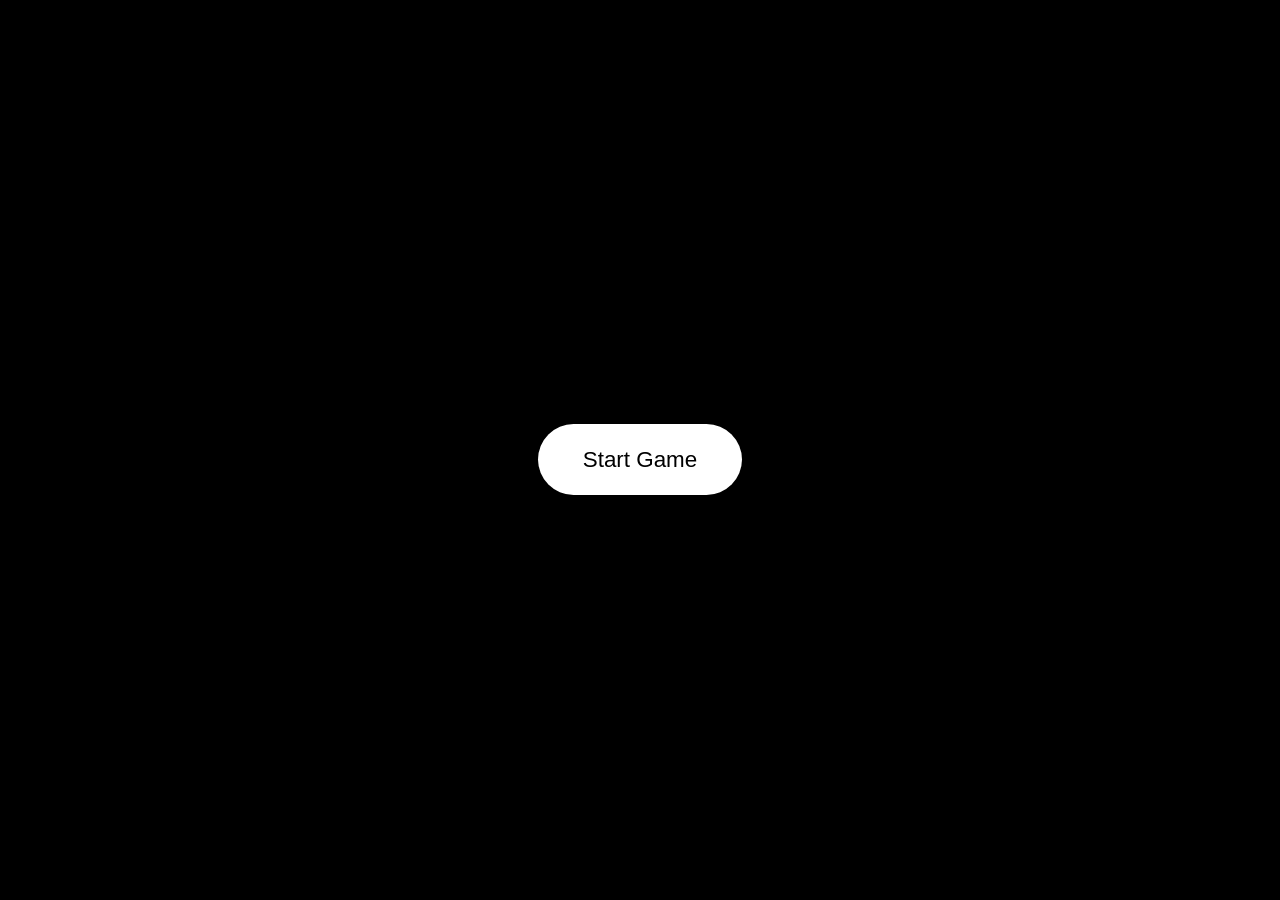
<file: Connect 4 Game/index.html>
<!DOCTYPE html>
<html lang="en">
  <head>
    <meta name="viewport" content="width=device-width, initial-scale=1.0" />
    <title>Connect 4</title>
    <!-- Google Fonts -->
    <link
      href="https://fonts.googleapis.com/css2?family=Poppins:wght@400;500&display=swap"
      rel="stylesheet"
    />
    <!-- Stylesheet -->
    <link rel="stylesheet" href="style.css" />
  </head>
  <body>
    <div class="wrapper">
      <div id="playerTurn">Demo Text</div>
      <div class="container"></div>
      <div id="information">
        <div class="player-wrappers">
          Player 1
          <div class="player1"></div>
        </div>
        <div class="player-wrappers">
          Player 2
          <div class="player2"></div>
        </div>
      </div>
    </div>
    <div class="startScreen">
      <div id="message"></div>
      <button id="start">Start Game</button>
    </div>
    <!-- Script -->
    <script src="script.js"></script>
  </body>
</html>
</file>
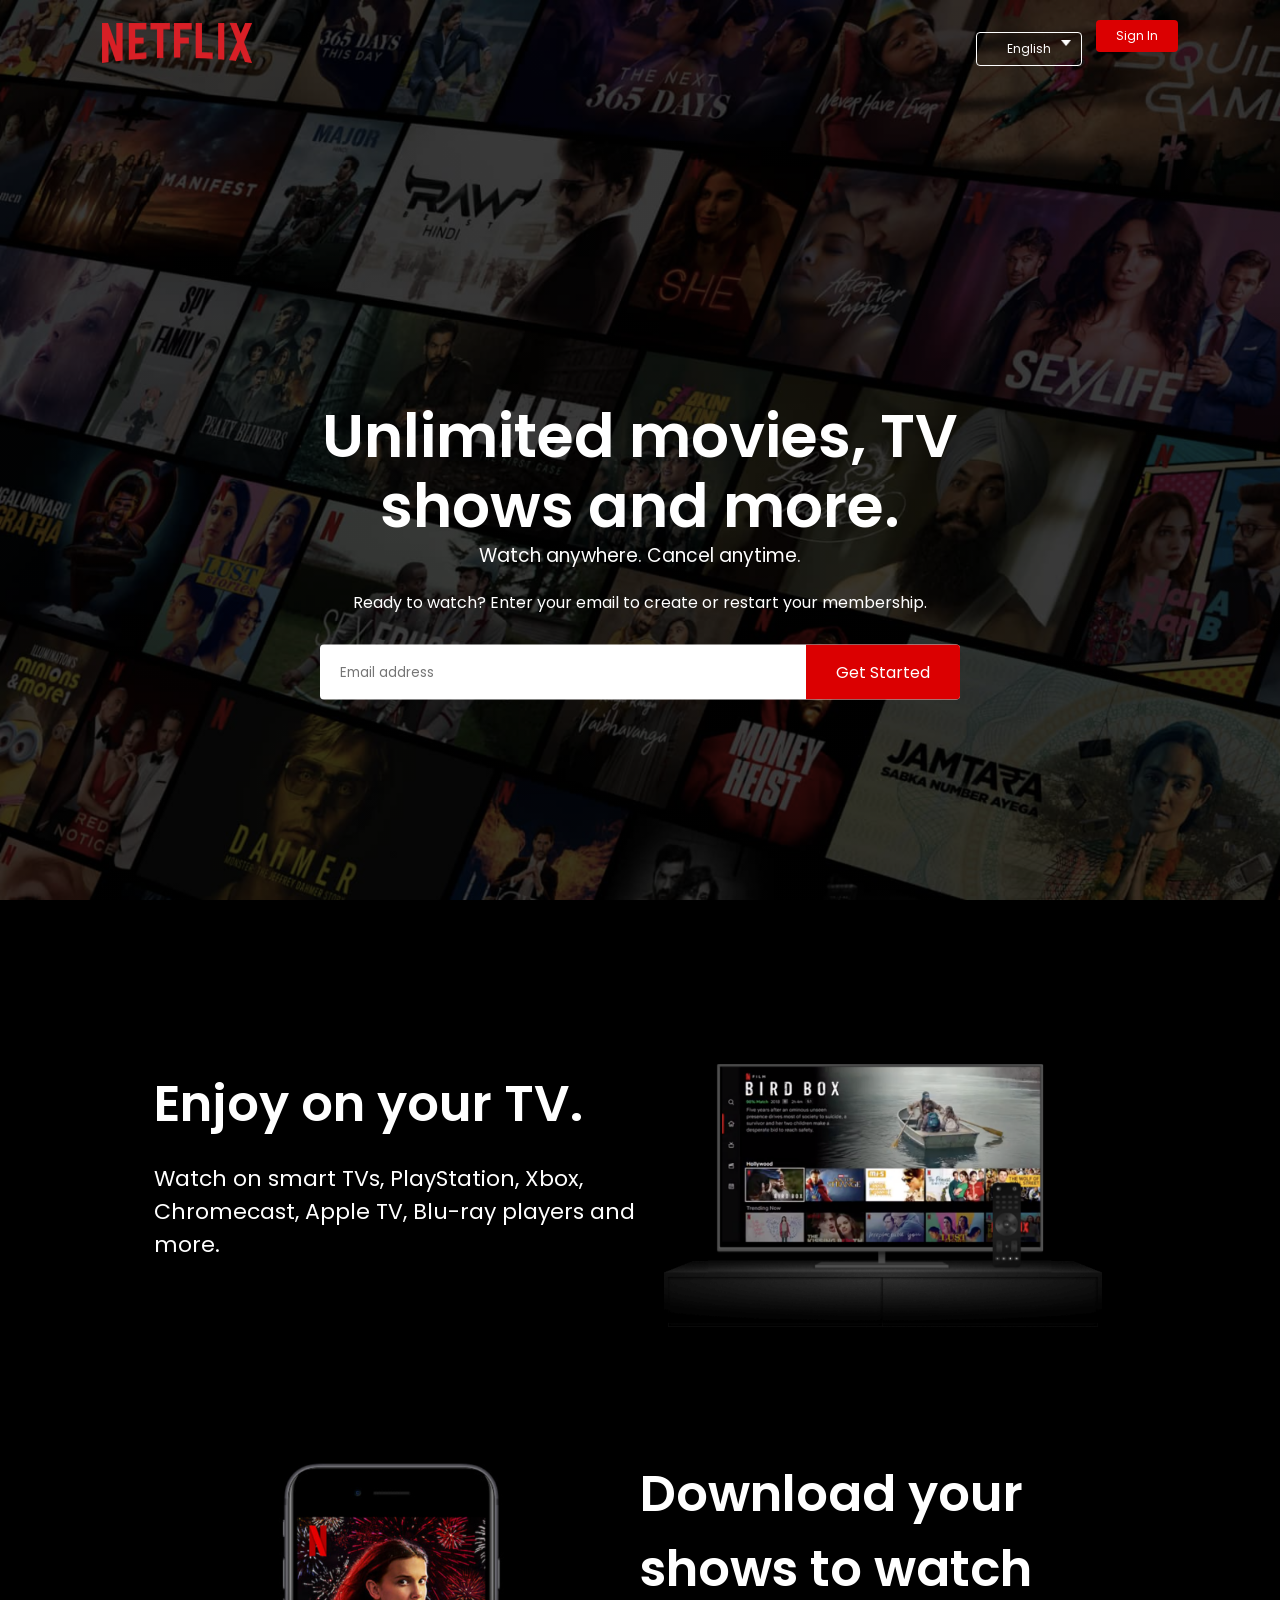
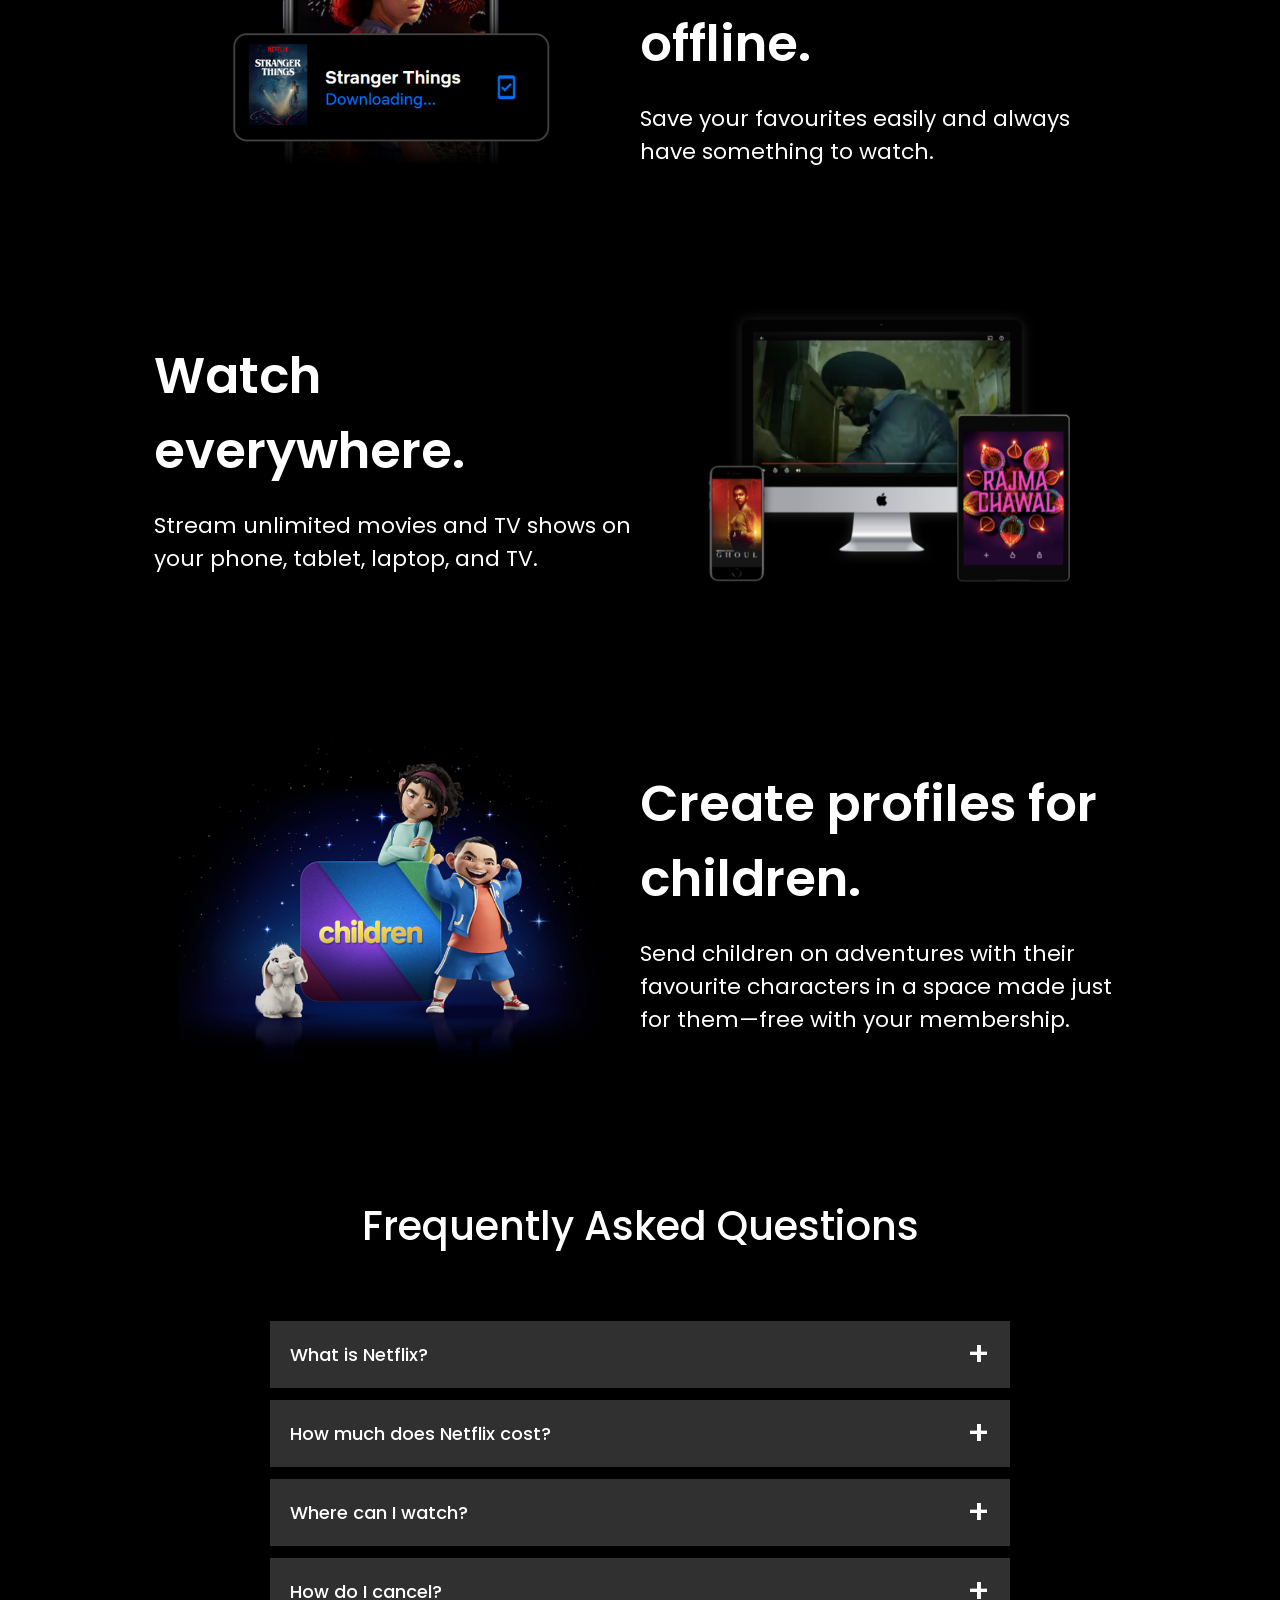
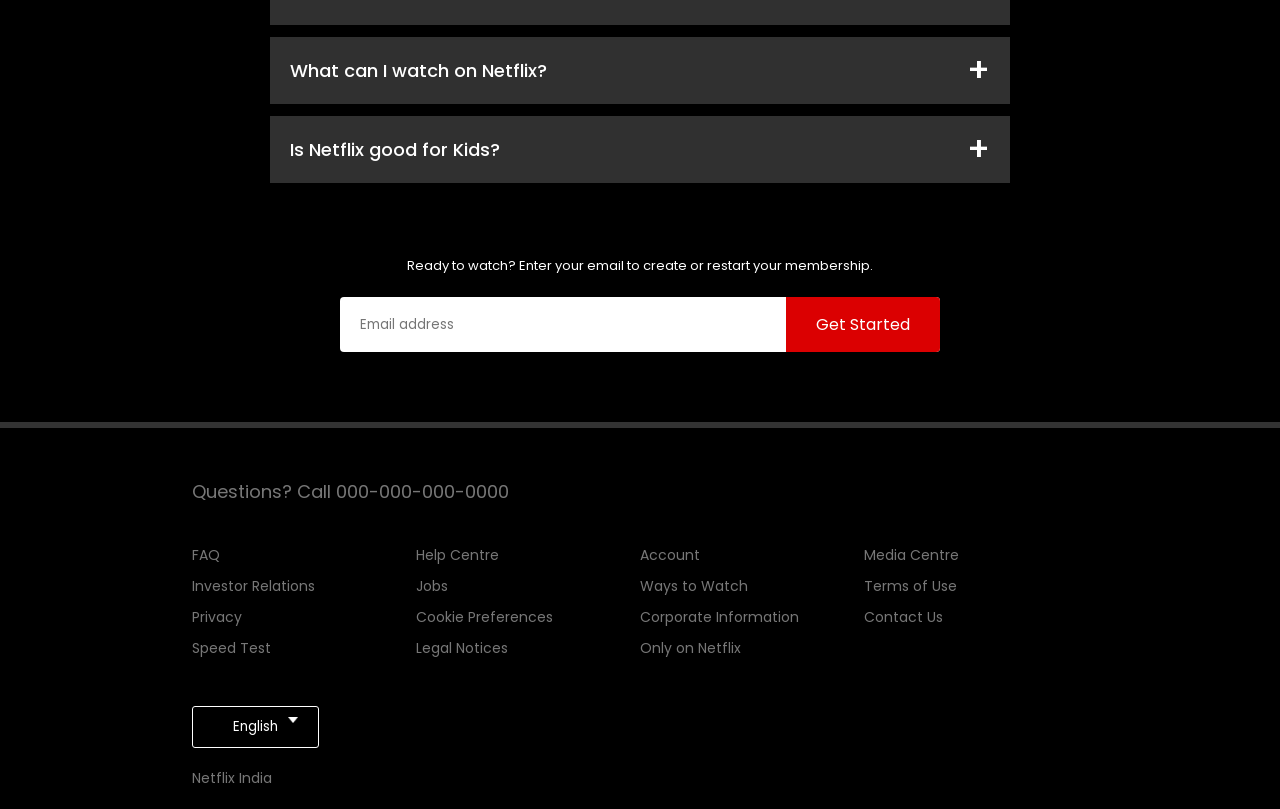
<file: Netflix Clone/index.html>
<!DOCTYPE html>
<html lang="en">
<head>
    <link rel="stylesheet" href="style.css">
    <title>Netflix India - Watch TV Shows Online, Watch Movies Online</title>
</head>
<body>
    <div class="header">
        <nav>
            <img class="logo" src="./Assets/logo.png" alt="logo">
            <div>
                <button class="lang-btn"><i class="fa-solid fa-globe"></i> English <img src="./Assets/down-icon.png"></button>
                <button>Sign In</button>
            </div>
        </nav>

        <div class="header-content">
            <h1>Unlimited movies, TV shows and more.</h1>
            <h3>Watch anywhere. Cancel anytime.</h3>
            <p>Ready to watch? Enter your email to create or restart your membership.</p>
            <form action="#" class="email-signup">
                <input type="email" placeholder="Email address" required>
                <button type="submit">Get Started</button>
            </form>
        </div>
    </div>

    <div class="features">
        <div class="row">
            <div class="text-col">
                <h2>Enjoy on your TV.</h2>
                <p>Watch on smart TVs, PlayStation, Xbox, Chromecast, Apple TV, Blu-ray players and more.</p>
            </div>
            <div class="img-col">
                <img src="./Assets/feature-1.png" alt="feature-1">
            </div>
        </div>
        <div class="row">
            <div class="img-col">
                <img src="./Assets/feature-2.png" alt="feature-2">
            </div>
            <div class="text-col">
                <h2>Download your shows to watch offline.</h2>
                <p>Save your favourites easily and always have something to watch.</p>
            </div>
        </div>
        <div class="row">
            <div class="text-col">
                <h2>Watch everywhere.</h2>
                <p>Stream unlimited movies and TV shows on your phone, tablet, laptop, and TV.</p>
            </div>
            <div class="img-col">
                <img src="./Assets/feature-3.png" alt="feature-3">
            </div>
        </div>
        <div class="row">
            <div class="img-col">
                <img src="./Assets/feature-4.png" alt="feature-4">
            </div>
            <div class="text-col">
                <h2>Create profiles for children.</h2>
                <p>Send children on adventures with their favourite characters in a space made just for them—free with your membership.</p>
            </div>
        </div>
    </div>


  
    <div class="faq">
        <h2>Frequently Asked Questions</h2>

        <ul class="accordion">
            <li>
                <input type="radio" name="accordion" id="first">
                <label for="first">What is Netflix?</label>
                <div class="content">
                    <p>Netflix is a streaming service that offers a wide variety of award-winning TV shows, movies, anime, documentaries and more – on thousands of internet-connected devices.<br><br>
                    You can watch as much as you want, whenever you want, without a single ad – all for one low monthly price. There's always something new to discover, and new TV shows and movies are added every week!</p>
                </div>
            </li>
            <li>
                <input type="radio" name="accordion" id="second">
                <label for="second">How much does Netflix cost?</label>
                <div class="content">
                    <p>Watch Netflix on your smartphone, tablet, Smart TV, laptop, or streaming device, all for one fixed monthly fee. Plans range from ₹ 149 to ₹ 649 a month. No extra costs, no contracts.</p>
                </div>
            </li>
            <li>
                <input type="radio" name="accordion" id="third">
                <label for="third">Where can I watch?</label>
                <div class="content">
                    <p>Watch anywhere, anytime. Sign in with your Netflix account to watch instantly on the web at netflix.com from your personal computer or on any internet-connected device that offers the Netflix app, including smart TVs, smartphones, tablets, streaming media players and game consoles.<br><br>
                    You can also download your favourite shows with the iOS, Android, or Windows 10 app. Use downloads to watch while you're on the go and without an internet connection. Take Netflix with you anywhere.</p>
                </div>
            </li>
            <li>
                <input type="radio" name="accordion" id="fourth">
                <label for="fourth">How do I cancel?</label>
                <div class="content">
                    <p>Netflix is flexible. There are no annoying contracts and no commitments. You can easily cancel your account online in two clicks. There are no cancellation fees – start or stop your account anytime.</p>
                </div>
            </li>
            <li>
                <input type="radio" name="accordion" id="fifth">
                <label for="fifth">What can I watch on Netflix?</label>
                <div class="content">
                    <p>Netflix has an extensive library of feature films, documentaries, TV shows, anime, award-winning Netflix originals, and more. Watch as much as you want, anytime you want.</p>
                </div>
            </li>
            <li>
                <input type="radio" name="accordion" id="sixth">
                <label for="sixth">Is Netflix good for Kids?</label>
                <div class="content">
                    <p>The Netflix Kids experience is included in your membership to give parents control while kids enjoy family-friendly TV shows and films in their own space.<br><br>
                    Kids profiles come with PIN-protected parental controls that let you restrict the maturity rating of content kids can watch and block specific titles you don’t want kids to see.</p>
                </div>
            </li>
        </ul>
        
        <small>Ready to watch? Enter your email to create or restart your membership.
        </small>
        
        <form action="#" class="email-signup">
            <input type="email" placeholder="Email address" required>
            <button type="submit">Get Started</button>
        </form>  
    </div>

    <div class="footer">
        <h2>Questions? Call 000-000-000-0000</h2>

        <div class="row">
            <div class="col">
                <a href="#">FAQ</a>
                <a href="#">Investor Relations</a>
                <a href="#">Privacy</a>
                <a href="#">Speed Test</a>
            </div>
            <div class="col">
                <a href="#">Help Centre</a>
                <a href="#">Jobs</a>
                <a href="#">Cookie Preferences</a>
                <a href="#">Legal Notices</a>
            </div>
            <div class="col">
                <a href="#">Account</a>
                <a href="#">Ways to Watch</a>
                <a href="#">Corporate Information</a>
                <a href="#">Only on Netflix</a>
            </div>
            <div class="col">
                <a href="#">Media Centre</a>
                <a href="#">Terms of Use</a>
                <a href="#">Contact Us</a>
            </div>
        </div>

        <button class="lang-btn"><i class="fa-solid fa-globe"></i> English <img src="./Assets/down-icon.png"></button>

        <p class="copyright-text">Netflix India</p>
    </div>

</body>
</html>
</file>
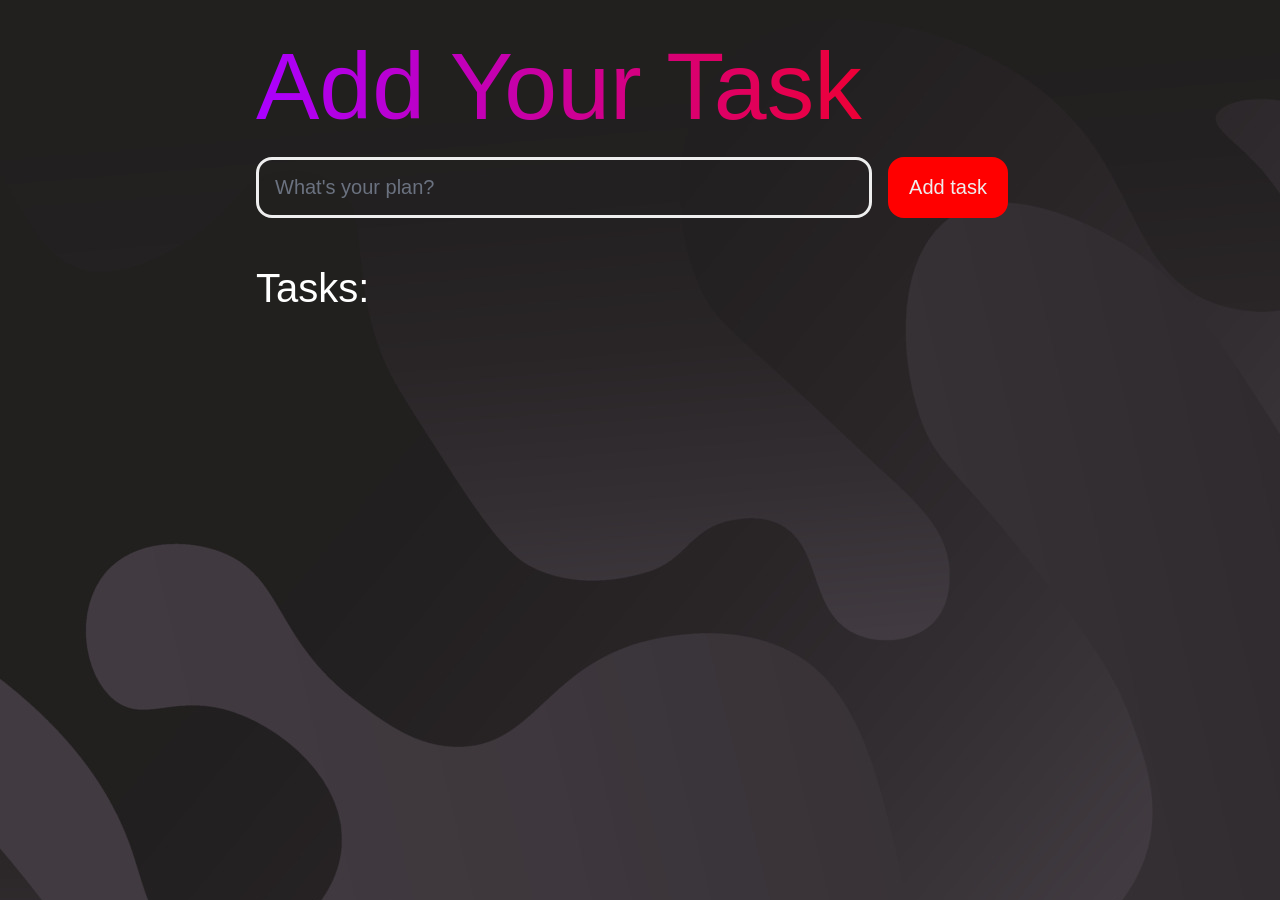
<file: To-do List App/index.html>
<!DOCTYPE html>
<html lang="en">
<head>
	<meta charset="UTF-8">
	<meta http-equiv="X-UA-Compatible" content="IE=edge">
	<meta name="viewport" content="width=device-width, initial-scale=1.0">
	<title>Task List 2021</title>

	<link rel="stylesheet" href="main.css" />
</head>
<body background="bg.jpg">
	
	<header>
		<h1>Add Your Task</h1>
		<form id="new-task-form">
			<input 
				type="text" 
				name="new-task-input" 
				id="new-task-input" 
				placeholder="What's your plan?" />
			<input 
				type="submit"
				id="new-task-submit" 
				value="Add task" />
		</form>
	</header>
	<main>
		<section class="task-list">
			<h2>Tasks:</h2>

			<div id="tasks">

				<!-- <div class="task">
					<div class="content">
						<input 
							type="text" 
							class="text" 
							value="A new task"
							readonly>
					</div>
					<div class="actions">
						<button class="edit">Edit</button>
						<button class="delete">Delete</button>
					</div>
				</div> -->

			</div>
		</section>
	</main>

	<script src="main.js"></script>
</body>
</html>
</file>
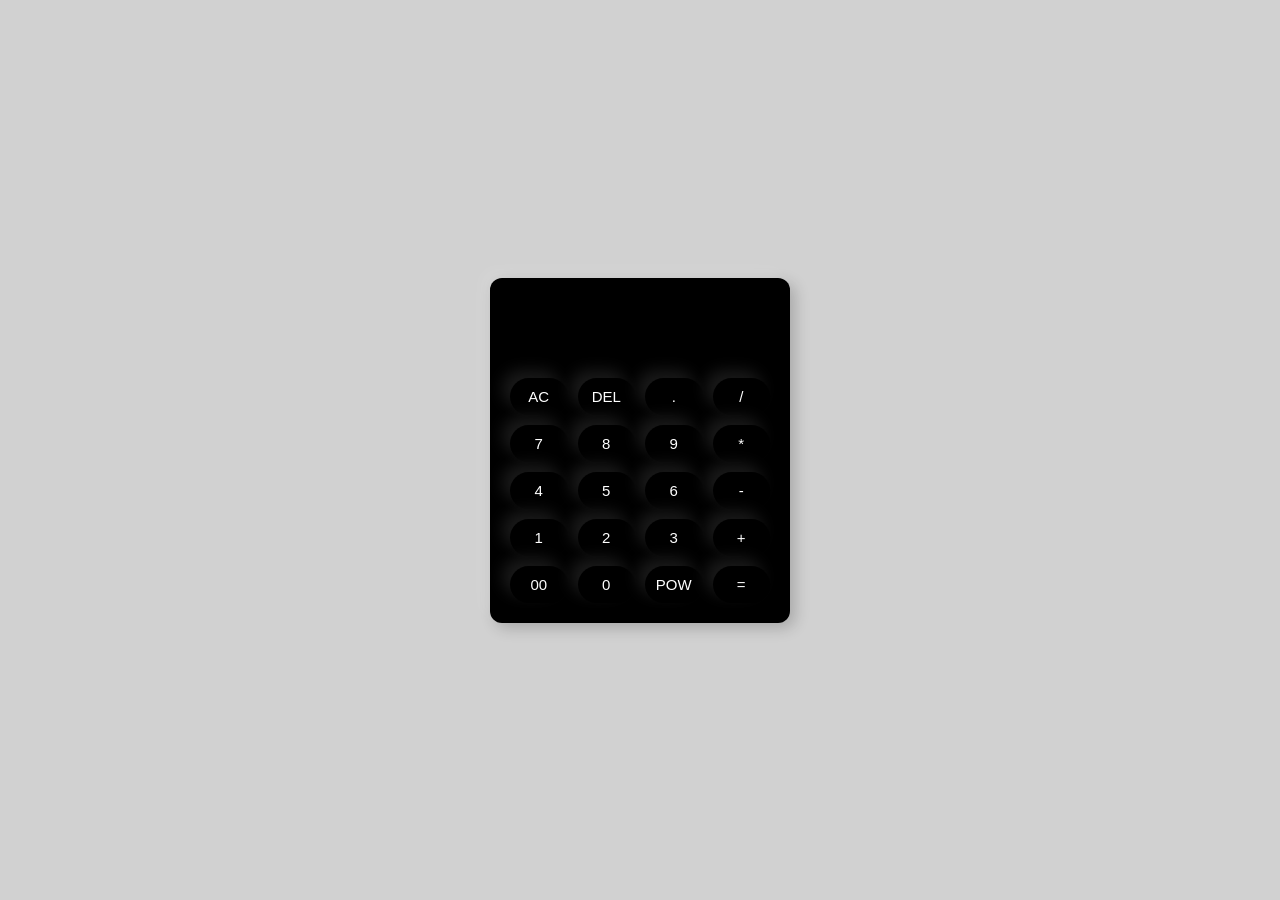
<file: Calculator/Calculator.html>
<!DOCTYPE html>
<html lang="en">
  <head>
    <title>Calculator</title>
    <link rel="stylesheet" href="Calculator.css" />
  </head>
  <body>
    <div class="container">
      <input type="text" class="display" />
      <div class="buttons">
        <button class="AC" data-value="AC">AC</button>
        <button class="DEL" data-value="DEL">DEL</button>
        <button class="." data-value=".">.</button>
        <button class="/" data-value="/">/</button>

        <button data-value="7">7</button>
        <button data-value="8">8</button>
        <button data-value="9">9</button>
        <button class="789" data-value="*">*</button>

        <button data-value="4">4</button>
        <button data-value="5">5</button>
        <button data-value="6">6</button>
        <button class="456" data-value="-">-</button>

        <button data-value="1">1</button>
        <button data-value="2">2</button>
        <button data-value="3">3</button>
        <button class="123" data-value="+">+</button>

        <button data-value="00">00</button>
        <button data-value="0">0</button>
        <button data-value="**">POW</button>
        <button class="equals" data-value="=">=</button>
      </div>
    </div>

    <script src="Calculator.js"></script>
  </body>
</html>
</file>
<file: Connect 4 Game/style.css>
body {
    margin: 0;
    padding: 0;
    font-family: "Poppins", sans-serif;
    background-color: #202020;
  }
  .wrapper {
    width: 33.75em;
    background-color: #ffffff;
    position: absolute;
    padding: 2em;
    transform: translateX(-50%);
    left: 50%;
    top: 1.25em;
    border-radius: 0.5em;
  }
  .container {
    margin: 1.25em auto;
    width: 33.75em;
    border-radius: 0.6em;
    overflow: hidden;
    background-color: #416cea;
  }
  #information {
    display: grid;
    width: 100%;
    grid-template-columns: 1fr 1fr;
  }
  .player-wrappers {
    display: flex;
    align-items: center;
    flex-direction: column;
  }
  .player1:before {
    content: "";
    display: inline-block;
    width: 3.12em;
    height: 3.12em;
    border-radius: 50%;
    background: radial-gradient(#fff04e 1.12em, #ffc400 1.25em);
  }
  .player2:before {
    content: "";
    display: inline-block;
    width: 3.12em;
    height: 3.12em;
    border-radius: 50%;
    background: radial-gradient(#ff4747 1.12em, #c00303 1.25em);
  }
  #playerTurn {
    margin: 1em 0;
    text-align: right;
  }
  #playerTurn span {
    font-weight: 600;
  }
  .startScreen {
    position: absolute;
    top: 0;
    height: 100vh;
    width: 100vw;
    background-color: #000000;
    display: flex;
    flex-direction: column;
    align-items: center;
    justify-content: center;
  }
  .startScreen button {
    background-color: #ffffff;
    font-size: 1.4em;
    padding: 1em 2em;
    border: none;
    outline: none;
    border-radius: 2em;
    cursor: pointer;
  }
  .grid-row {
    margin: 0 auto;
    display: flex;
  }
  .grid-box {
    width: 5em;
    height: 5em;
    display: grid;
    place-items: center;
    background: radial-gradient(rgb(255, 255, 255) 1.37em, #000000 1.43em);
    cursor: pointer;
  }
  .hide {
    display: none;
  }
  #message {
    margin-bottom: 1em;
    color: #ffffff;
    font-size: 1.2em;
  }
</file>
<file: Netflix Clone/style.css>
@import url("https://fonts.googleapis.com/css2?family=Poppins:wght@500;700;800&display=swap");

* {
    margin: 0;
    padding: 0;
    box-sizing: border-box;
    font-family: 'Poppins', sans-serif;
}

body {
    background-color: #000;
    color: #fff;
}

.header {
    width: 100%;
    height: 100vh;
    background-image: linear-gradient(rgba(0,0,0,0.7),rgba(0,0,0,0.7)), url(./Assets/header-image.png);
    background-size: cover;
    background-position: center;
    padding: 10px 8%;
    position: relative;
}

nav {
    display: flex;
    align-items: center;
    justify-content: space-between;
    padding: 10px 0;
}

.logo {
    width: 150px;
    cursor: pointer;
}

nav button {
    border: none;
    outline: none;
    background-color: #db0001;
    color: #fff;
    padding: 7px 20px;
    font-size: 12px;
    border-radius: 4px;
    margin-left: 10px;
    cursor: pointer;
}

.lang-btn {
    display: inline-flex;
    align- items: center;
    background: transparent;
    border: 1px solid #fff;
    padding: 7px 10px;
}

.lang-btn img {
    width: 10px;
    margin-left: 10px;
} 

.fa-globe {
    color: #fff;
    width: 10px;
    margin-right: 10px;
}

.header-content {
    position: absolute;
    top: 50%;
    left: 50%;
    transform: translate(-50%,-50%);
    text-align: center;
    margin-top: 100px;
}

.header-content h1 {
    font-size: 60px;
    line-height: 70px;
    font-weight: 600;
    max-width: 650px;
}

.header-content h3 {
    font-weight: 400;
    margin-bottom: 20px;
}

.email-signup {
    background: #fff;
    border-radius: 4px;
    display: flex;
    align-items: center;
    margin-top: 30px;
    overflow: hidden;
}

.email-signup input {
    flex: 1;
    border: 0;
    outline: 5p0;
    margin-left: 20px;
}

.email-signup button {
    background-color: #db0001;
    border: none;
    outline: none;
    color: #fff;
    font-size: 16px;
    cursor: pointer;
    padding: 15px 30px;
}


.features {
    padding: 50px 12%;
    font-size: 22px;
}

.row {
    display: flex;
    align-items: center;
    width: 100%;
    flex-wrap: wrap;
    padding: 50px 0;
}

.text-col, .img-col {
    flex-basis: 50%;
    margin-bottom: 20px;
}

.img-col img {
    display: block;
    width: 90%;
    margin: auto;
}

.features h2 {
    font-size: 50px;
    font-weight: 600;
    margin-bottom: 20px;
}

.faq {
    padding: 10px 12%;
    text-align: center;
    font-size: 18px;
}

.faq h2 {
    font-size: 40px;
    font-weight: 500;
}

.accordion {
    margin: 60px auto;
    width: 100%;
    max-width: 750px;
}

.accordion li {
    list-style: none;
    width: 100%;
    padding: 5px;
}

.accordion li label {
    display: flex;
    align-items: center;
    padding: 20px;
    font-size: 18px;
    font-weight: 500;
    background-color: #303030;
    margin-bottom: 2px;
    cursor: pointer;
    position: relative;
}

label::after {
    content: '+';
    font-size: 34px;
    position: absolute;
    right: 20px;
    transition: transform 0.5s;
}

input[type="radio"] {
    display: none;
}

.accordion .content {
    background-color: #303030;
    text-align: left;
    padding: 0 20px;
    max-height: 0;
    overflow: hidden;
    transition: max-height 0.5s, padding 0.5s;
}

.accordion input[type="radio"]:checked + label + .content {
    max-height: 600px;
    padding: 30px 20px;
}

.accordion input[type="radio"]:checked + label::after {
    transform: rotate(135deg);
}

.faq small {
    font-size: 13px;
}

.faq .email-signup {
    max-width: 600px;
    margin: 20px auto 60px;
}


.footer {
    padding: 50px 15% 10px;
    border-top: 6px solid #333;
    color: #777;
}

.footer h2 {
    font-size: 18px;
    font-weight: 400;
    margin-bottom: 30px;
}

.footer .col {
    flex-basis: 25%;
    flex-grow: 1;
    margin-bottom: 20px;
}

.footer .col a {
    display: block;
    color: #777;
    font-size: 14px;
    margin-bottom: 10px;
    text-decoration: none;
}

.footer .row {
    align-items: flex-start;
    padding: 10px 0px;
}

.footer .lang-btn {
    color: #fff;
    padding: 10px 20px;
    border-radius: 3px;
}

.copyright-text {
    font-size: 14px;
    margin-top: 20px;
    margin-bottom: 10px;
}



@media only screen and (max-width: 600px) {
    .logo {
        width: 100px;
    }

    nav button {
        padding: 5px 10px;
    }

    nav .lang-btn {
        padding: 4px 8px;
    }

    .header-content {
        position: unset;
        transform: none;
        padding-top: 150px;
    }

    .header-content h1 {
        font-size: 30px;
    }

    .email-signup button {
        font-size: 12px;
        padding: 10px 15px;
    }

    .text-col, .img-col {
        flex-basis: 100%;
    }

    .features h2 {
        font-size: 30px;
    }

    .features p {
        font-size: 15px;
    }

    .row:nth-child(2), .row:nth-child(4) {
        flex-direction: column-reverse;
    }

    .features .row {
        padding: 10px 0;
    }

    .faq h2 {
        font-size: 20px;
    }

    .accordion .content {
        font-size: 14px;
    }

    .accordion li label {
        padding: 10px;
        font-size: 14px;
    }

    label::after {
        font-size: 22px;
    }
}
</file>
<file: To-do List App/main.css>
:root {
	--dark: #374151;
	--darker: #1F2937;
	--darkest: #111827;
	--grey: #6B7280;
	--pink: #EC4899;
	--purple: #8B5CF6;
	--light: #EEE;
}

* {
	margin: 0;
	box-sizing: border-box;
	font-family: "Fira sans", sans-serif;
}

body {
	display: flex;
	flex-direction: column;
	min-height: 100vh;
	color: #FFF;
	background-color: var(--dark);
}

header {
	padding: 2rem 1rem;
	max-width: 800px;
	width: 100%;
	margin: 0 auto;
}

header h1{ 
	font-size: 95px;
	font-weight: 300;
	color: white;
	background-image: linear-gradient(to right, #aa00ff,red );
	-webkit-background-clip: text;
	-webkit-text-fill-color: transparent;
	margin-bottom: 1rem;
}

#new-task-form {
	display: flex;;
}

input, button {
	appearance: none;
	border: none;
	outline: none;
	background: none;
}

#new-task-input {
	flex: 1 1 0%;
	background: transparent;
	border-color: #EEE;
	border-style: solid;
	color: #EEE;
	padding: 1rem;
	border-radius: 1rem;
	margin-right: 1rem;
	color: var(--light);
	font-size: 1.25rem;
}

#new-task-input::placeholder {
	color: var(--grey);
}

#new-task-submit {
	background: transparent;
	border-color: red;
	border-style: solid;
	color: #EEE;
	padding: 10px;
	border-radius: 1rem;
	background-color: red;
	margin-right: 1rem;
	color: var(--light);
	font-style: bold;
	font-size: 1.25rem;
	height: auto;
	width: 120px;



	/*color: var(--pink);
	font-size: 1.25rem;
	font-weight: 700;
	background-image: linear-gradient(to right, var(--pink), var(--purple));
	-webkit-background-clip: text;
	-webkit-text-fill-color: transparent;
	cursor: pointer;
	transition: 0.4s;*/
}

#new-task-submit:hover {
	opacity: 0.8;
}

#new-task-submit:active {
	opacity: 0.6;
}

main {
	flex: 1 1 0%;
	max-width: 800px;
	width: 100%;
	margin: 0 auto;
}

.task-list {
	padding: 1rem;
}

.task-list h2 {
	font-size: 40px;
	font-weight: 300;
	color: white;
	margin-bottom: 1rem;
}

#tasks .task {
	display: flex;
	justify-content: space-between;
	background: transparent;
	border-color: rgb(0, 255, 0);
	border-style: solid;
	/*background-color: chartreuse;
	background-color: var(--darkest); */
	padding: 1rem;
	border-radius: 1rem;
	margin-bottom: 1rem;
}

.task .content {
	flex: 1 1 0%;
}

.task .content .text {
	color: var(--light);
	font-size: 1.125rem;
	width: 100%;
	display: block;
	transition: 0.4s;
}

.task .content .text:not(:read-only) {
	color: var(--pink);
}

.task .actions {
	display: flex;
	margin: 0 -0.5rem;
}

.task .actions button {
	cursor: pointer;
	margin: 0 0.5rem;
	font-size: 1.125rem;
	font-weight: 700;
	text-transform: uppercase;
	transition: 0.4s;
}

.task .actions button:hover {
	opacity: 0.8;
}

.task .actions button:active {
	opacity: 0.6;
}

.task .actions .edit {
	color: #8B5CF6;
	/*background-image: linear-gradient(to right, var(--pink), var(--purple));
	-webkit-background-clip: text;
	-webkit-text-fill-color: transparent; */
}

.task .actions .delete {
	color: crimson;
}
</file>
<file: Calculator/Calculator.css>
* {
  margin: 0;
  padding: 0;
  box-sizing: border-box;
}
body {
  height: 100vh;
  display: flex;
  align-items: center;
  justify-content: center;
  background: #d1d1d1;
}
.container {
  position: relative;
  max-width: 300px;
  width: 100%;
  border-radius: 12px;
  padding: 10px 20px 20px;
  background: #000000;
  box-shadow: -8px -8px 15px rgba(255, 2555, 2555, 0.1), 5px 5px 15px rgba(0, 0, 0, 0.2);
}
.display {
  height: 80px;
  width: 100%;
  outline: none;
  border: none;
  text-align: right;
  margin-bottom: 10px;
  font-size: 30px;
  color: #0088ff;
  background: #000000;
  pointer-events: none;
}
.buttons {
  display: grid;
  grid-gap: 10px;
  grid-template-columns: repeat(4, 1fr);
}
.buttons button {
  padding: 10px;
  border-radius: 45px;
  border: none;
  font-size: 15px;
  cursor: pointer;
  color: #fff;
  background-color: #000;
  box-shadow: -8px -8px 15px rgba(255, 2555, 2555, 0.1), 5px 5px 15px rgba(0, 0, 0, 0.2);
}
.buttons button:active {
  transform: scale(0.99);
}
.equals {
  color: #2f9fff;
}
form input.equals{
  width: 120px;
}
</file>
